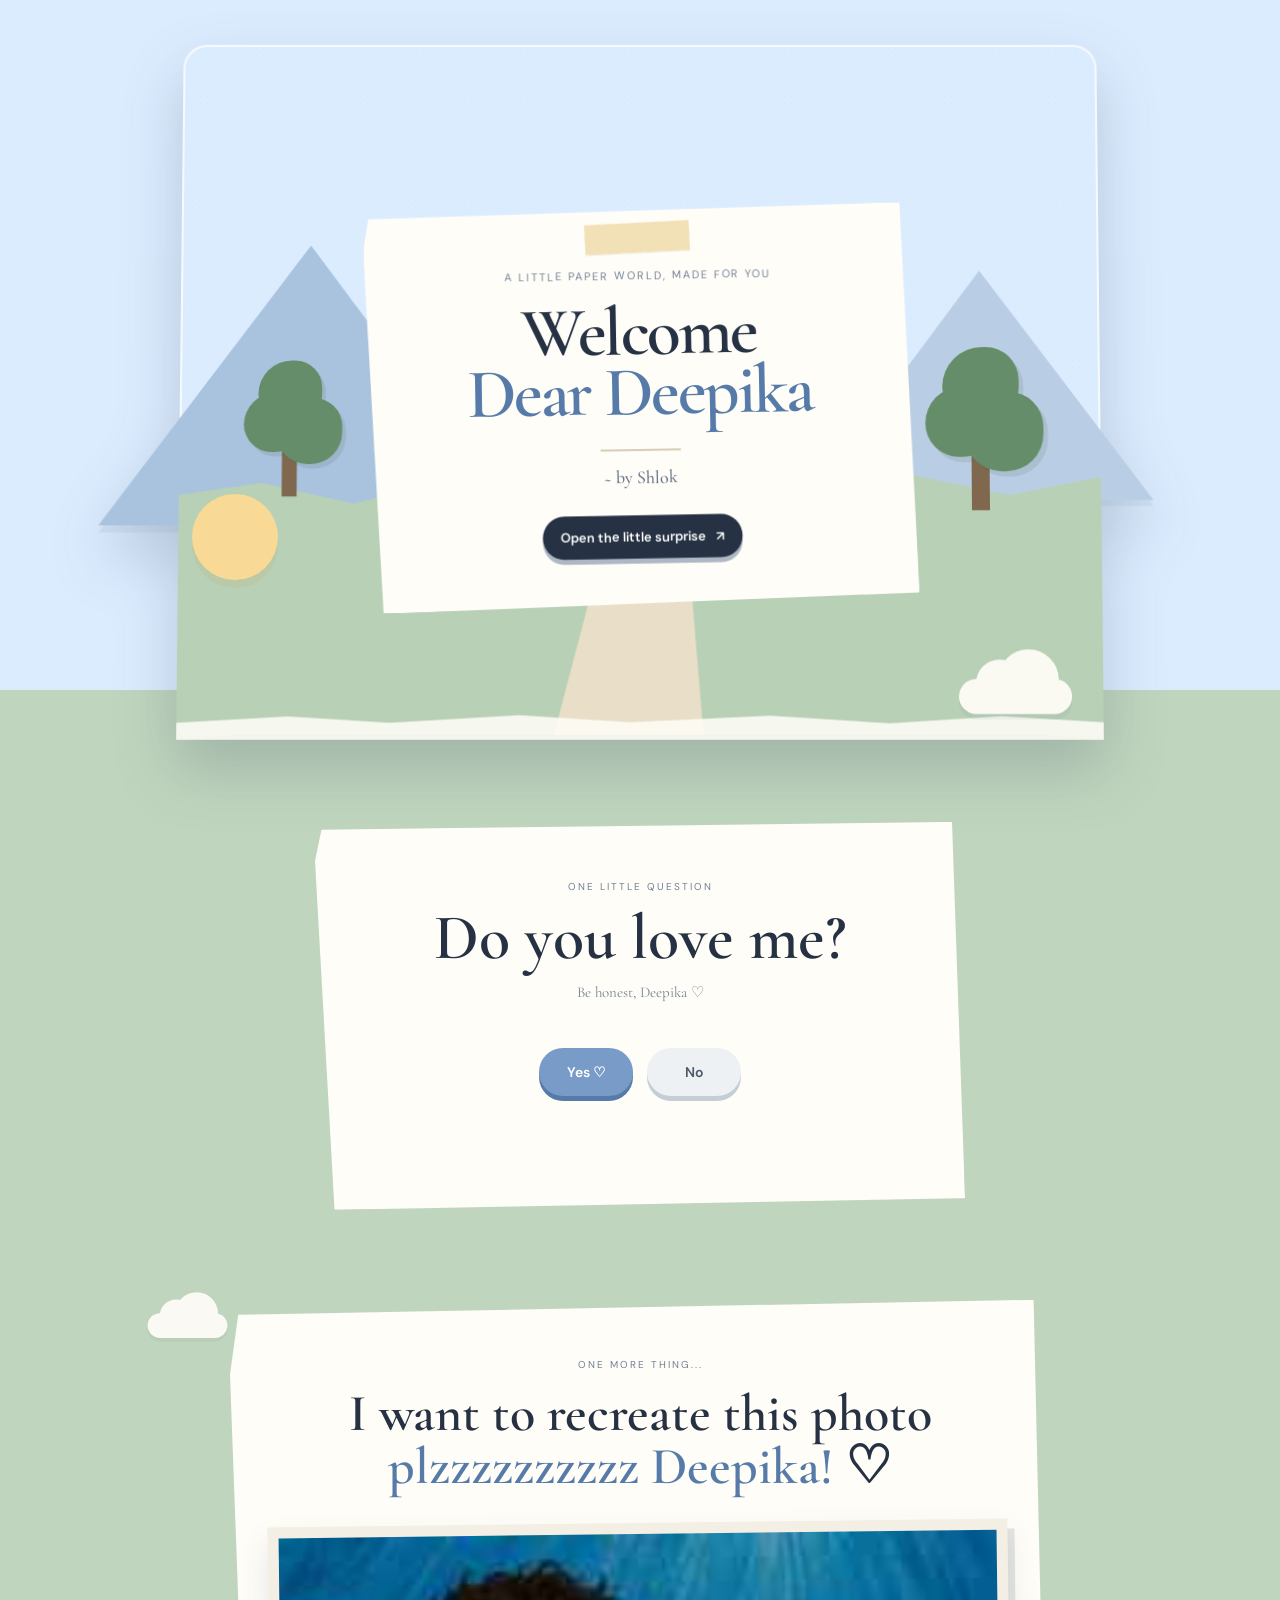
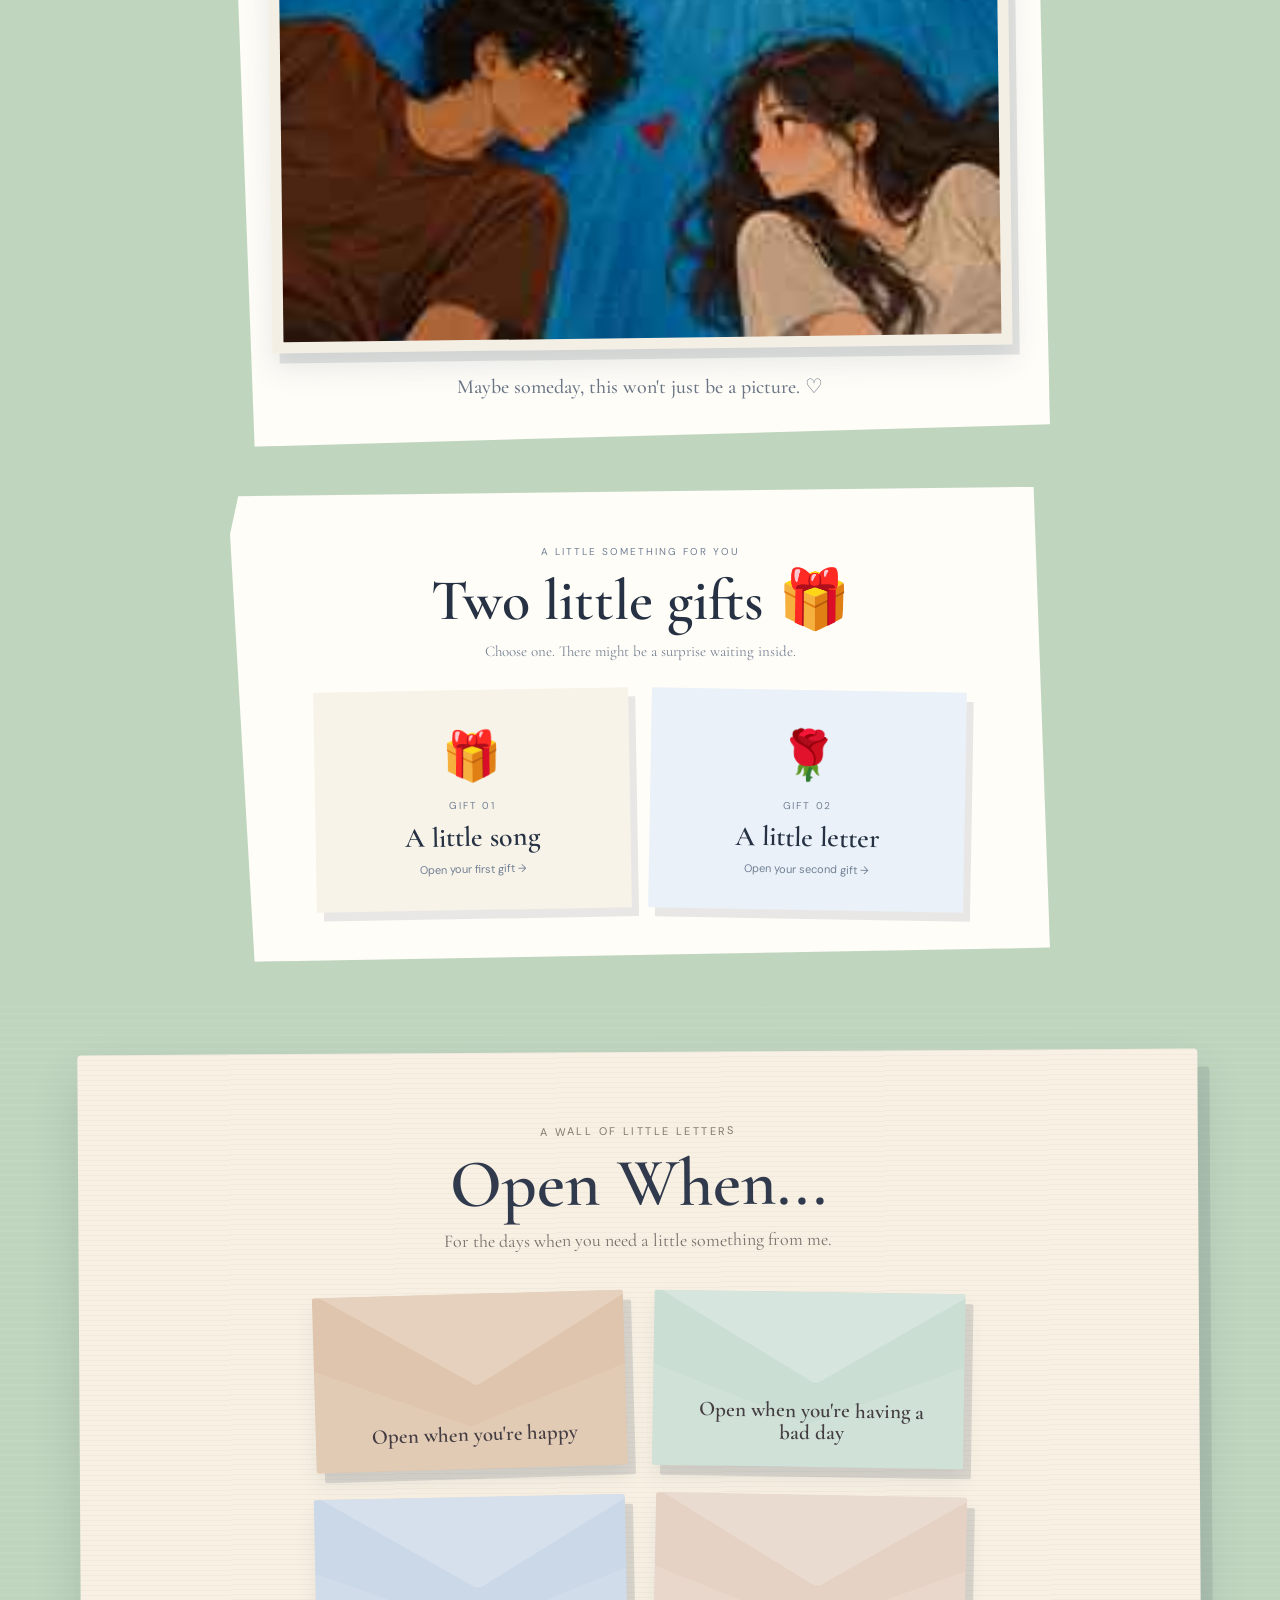
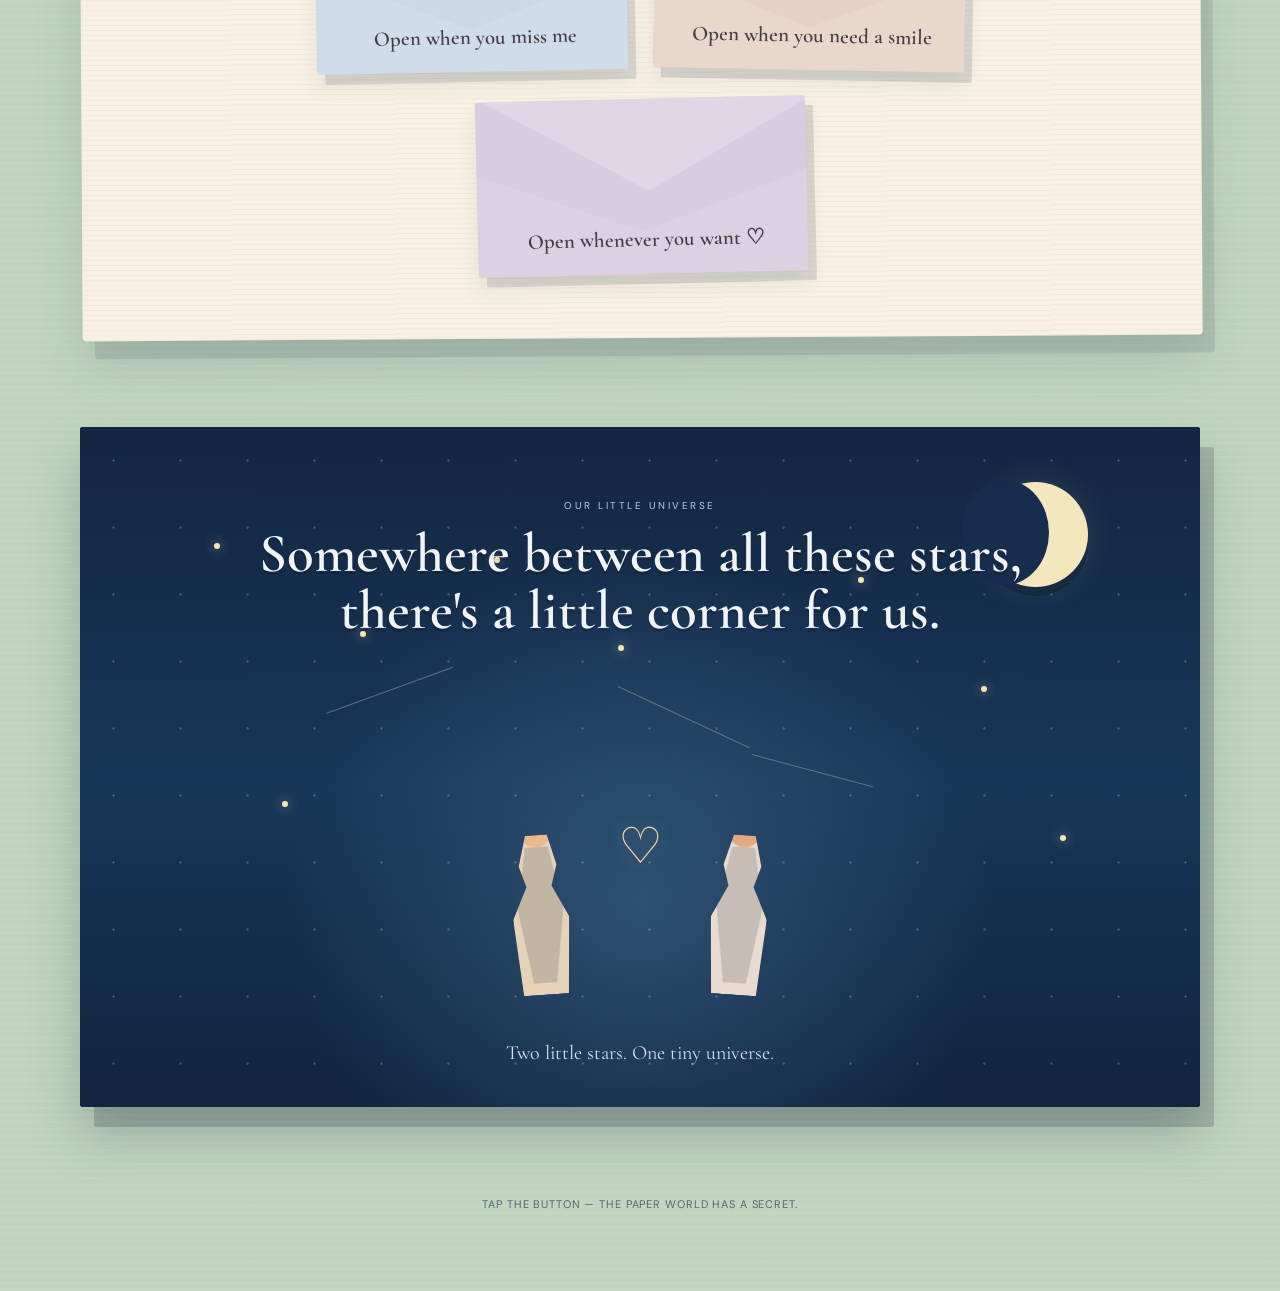
<file: index.html>
<!DOCTYPE html>
<html lang="en">
<head>
  <meta charset="UTF-8" />
  <meta name="viewport" content="width=device-width, initial-scale=1.0" />
  <meta name="theme-color" content="#dbe9ff" />
  <title>Welcome Dear Deepika</title>
  <link rel="preconnect" href="https://fonts.googleapis.com">
  <link rel="preconnect" href="https://fonts.gstatic.com" crossorigin>
  <link href="https://fonts.googleapis.com/css2?family=Cormorant+Garamond:wght@500;600;700&family=DM+Sans:wght@400;500;600&display=swap" rel="stylesheet">
  <link rel="stylesheet" href="style.css?v=20260924-2" />
</head>
<body>
  <main class="scene" aria-label="A paper diorama welcome page">
    <div class="paper-cloud cloud-one"></div>
    <div class="paper-cloud cloud-two"></div>

    <div class="sun"></div>

    <section class="diorama">
      <div class="back-paper"></div>

      <div class="mountain mountain-left"></div>
      <div class="mountain mountain-right"></div>

      <div class="tree tree-one"><i></i><i></i><i></i></div>
      <div class="tree tree-two"><i></i><i></i><i></i></div>
      <div class="tree tree-three"><i></i><i></i><i></i></div>

      <div class="ground">
        <div class="paper-path"></div>
        <div class="flower flower-a"></div>
        <div class="flower flower-b"></div>
        <div class="flower flower-c"></div>
      </div>

      <div class="letter-card">
        <div class="tape"></div>
        <p class="eyebrow">A little paper world, made for you</p>
        <h1>Welcome<br><span>Dear Deepika</span></h1>
        <div class="line"></div>
        <p class="from">~ by Shlok</p>
        <button id="openBtn" type="button">Open the little surprise <span>↗</span></button>
      </div>

      <div class="foreground-paper"></div>
    </section>

    <section class="question-section" aria-label="A question for Deepika">
      <div class="question-paper">
        <p class="question-eyebrow">One little question</p>
        <h2>Do you love me?</h2>
        <p class="question-note">Be honest, Deepika ♡</p>
        <div class="answer-area" id="answerArea">
          <button class="answer yes" id="yesBtn" type="button">Yes ♡</button>
          <button class="answer no" id="noBtn" type="button">No</button>
        </div>
        <p class="answer-message" id="answerMessage" aria-live="polite"></p>
      </div>
    </section>

    <section class="recreate-section" aria-label="A photo request for Deepika">
      <div class="recreate-paper">
        <p class="recreate-eyebrow">One more thing...</p>
        <h2>I want to recreate this photo<br><span>plzzzzzzzzzz Deepika!</span> ♡</h2>
        <div class="photo-frame">
          <img src="assets/deepika-scene.jpg" alt="Illustrated boy and girl looking at each other under a blue sky" />
        </div>
        <p class="recreate-caption">Maybe someday, this won't just be a picture. ♡</p>
      </div>
    </section>

    <section class="gifts-section" aria-label="Gifts for Deepika">
      <div class="gifts-paper">
        <p class="gifts-eyebrow">A little something for you</p>
        <h2>Two little gifts 🎁</h2>
        <p class="gifts-subtitle">Choose one. There might be a surprise waiting inside.</p>
        <div class="gift-grid">
          <a class="gift-card" href="1.gift.html">
            <div class="gift-icon">🎁</div>
            <span class="gift-number">GIFT 01</span>
            <strong>A little song</strong>
            <small>Open your first gift →</small>
          </a>
          <a class="gift-card gift-two" href="2.gift.html">
            <div class="gift-icon">🌹</div>
            <span class="gift-number">GIFT 02</span>
            <strong>A little letter</strong>
            <small>Open your second gift →</small>
          </a>
        </div>
      </div>
    </section>


    <section class="open-when-section" aria-label="Open When letters">
      <div class="open-when-paper">
        <p class="open-when-eyebrow">A wall of little letters</p>
        <h2>Open When...</h2>
        <p class="open-when-subtitle">For the days when you need a little something from me.</p>
        <div class="envelope-wall">
          <button class="envelope" data-title="Open when you're happy" data-message="Then I hope this little letter makes you even happier. Keep smiling, keep being yourself, and remember that there is someone who is genuinely grateful to have you in his life. ♡"><span class="envelope-flap"></span><span class="envelope-label">Open when you're happy</span></button>
          <button class="envelope" data-title="Open when you're having a bad day" data-message="Bad days happen. You don't have to be okay every second. Take a breath, give yourself some time, and remember that tomorrow can be different. I'm always wishing the best for you. ♡"><span class="envelope-flap"></span><span class="envelope-label">Open when you're having a bad day</span></button>
          <button class="envelope" data-title="Open when you miss me" data-message="If you opened this because you miss me, then just know that somewhere, Shlok is probably thinking about you too. Until we meet again, keep this little letter close. ♡"><span class="envelope-flap"></span><span class="envelope-label">Open when you miss me</span></button>
          <button class="envelope" data-title="Open when you need a smile" data-message="Okay, stop scrolling for a second. Smile. You deserve little happy moments, even on ordinary days. ♡"><span class="envelope-flap"></span><span class="envelope-label">Open when you need a smile</span></button>
          <button class="envelope envelope-center" data-title="Open whenever you want" data-message="No special reason needed. Come back here whenever you want a small reminder that you are appreciated, respected and cared about. ♡"><span class="envelope-flap"></span><span class="envelope-label">Open whenever you want ♡</span></button>
        </div>
      </div>
    </section>

    <section class="universe-section" aria-label="Our Little Universe">
      <div class="universe-sky">
        <div class="moon-paper"></div>
        <span class="star s1"></span><span class="star s2"></span><span class="star s3"></span><span class="star s4"></span><span class="star s5"></span><span class="star s6"></span><span class="star s7"></span><span class="star s8"></span>
        <div class="constellation-line line-a"></div><div class="constellation-line line-b"></div><div class="constellation-line line-c"></div>
        <div class="universe-title"><p>Our Little Universe</p><h2>Somewhere between all these stars,<br>there's a little corner for us.</h2></div>
        <div class="paper-person boy"><span></span></div><div class="paper-person girl"><span></span></div>
        <div class="heart-constellation">♡</div>
        <p class="universe-note">Two little stars. One tiny universe.</p>
      </div>
    </section>

    <p class="hint">Tap the button — the paper world has a secret.</p>
  </main>

  <div class="modal" id="modal" aria-hidden="true">
    <div class="modal-paper">
      <button class="close" id="closeBtn" aria-label="Close">×</button>
      <span class="stamp">FOR DEEPIKA</span>
      <h2>A small corner of the internet,<br>just for you.</h2>
      <p>This is only the beginning. More little memories, notes and surprises can be placed here later.</p>
      <p class="signature">— Shlok</p>
    </div>
  </div>

  <div class="letter-pop" id="letterPop" aria-hidden="true"><div class="letter-pop-card"><button class="letter-pop-close" id="letterPopClose" aria-label="Close">×</button><p class="stamp">A LITTLE LETTER</p><h3 id="letterPopTitle"></h3><p id="letterPopMessage"></p></div></div>
  <script src="script.js?v=20260924-2"></script>
</body>
</html>
</file>
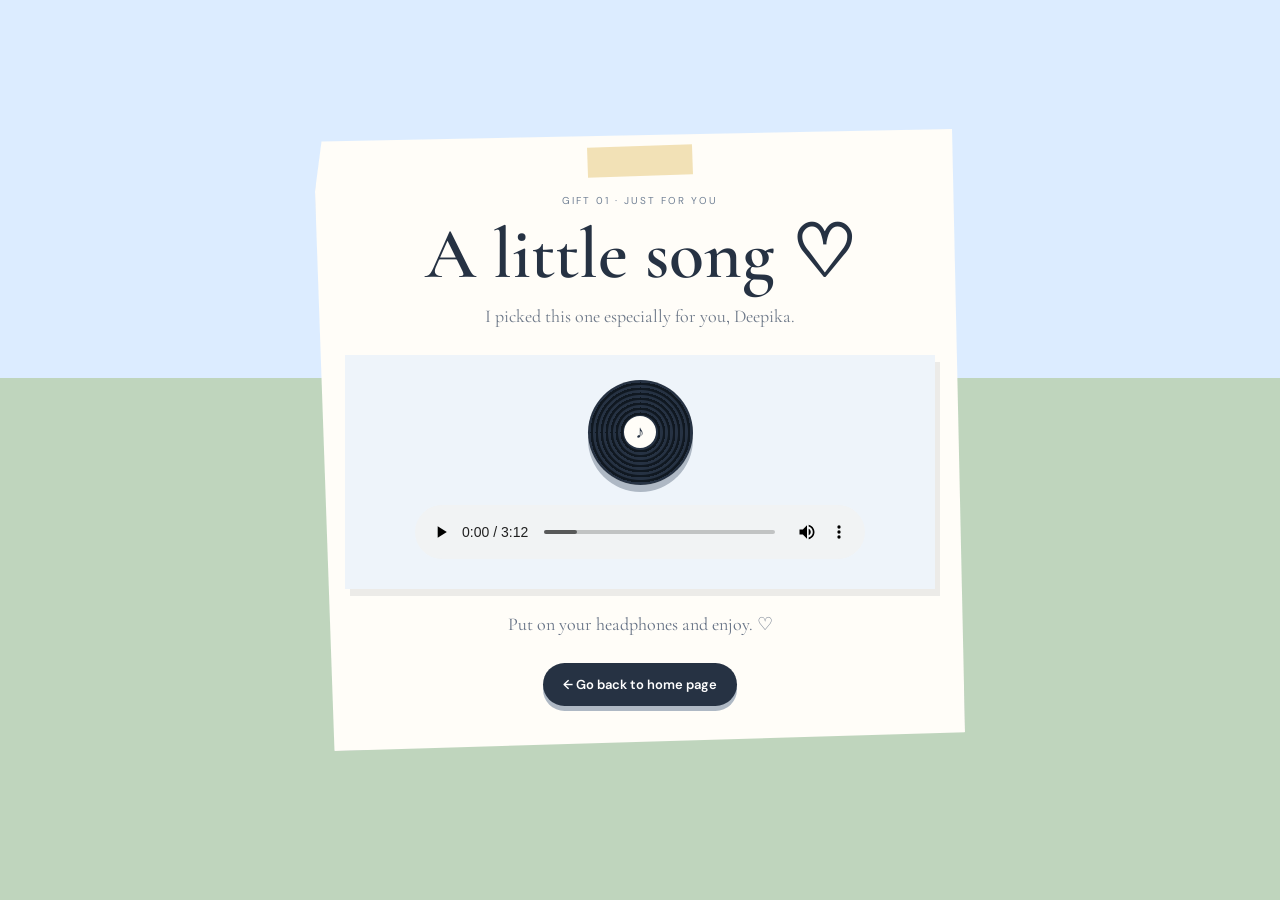
<file: 1.gift.html>
<!DOCTYPE html>
<html lang="en">
<head>
  <meta charset="UTF-8">
  <meta name="viewport" content="width=device-width, initial-scale=1.0">
  <meta name="theme-color" content="#dcecff">
  <title>Gift 01 — A Little Song</title>
  <link rel="preconnect" href="https://fonts.googleapis.com">
  <link rel="preconnect" href="https://fonts.gstatic.com" crossorigin>
  <link href="https://fonts.googleapis.com/css2?family=Cormorant+Garamond:wght@500;600;700&family=DM+Sans:wght@400;500;600&display=swap" rel="stylesheet">
  <style>
    *{box-sizing:border-box}
    html,body{margin:0;min-height:100%;font-family:"DM Sans",sans-serif;color:#263243}
    body{background:linear-gradient(#dcecff 0 42%,#bfd5bd 42% 100%);padding:30px 18px 50px}
    .page{min-height:calc(100vh - 80px);display:grid;place-items:center}
    .paper{width:min(650px,94vw);padding:65px 30px 45px;text-align:center;background:#fffdf8;position:relative;box-shadow:12px 18px 0 rgba(67,79,92,.12),0 20px 42px rgba(52,70,92,.13);clip-path:polygon(1% 2%,98% 0,100% 97%,3% 100%,0 10%)}
    .tape{position:absolute;width:105px;height:30px;background:rgba(239,218,164,.78);top:17px;left:50%;transform:translateX(-50%) rotate(-2deg)}
    .eyebrow{font-size:10px;letter-spacing:.2em;text-transform:uppercase;color:#718095;margin:0 0 15px}
    h1{font:600 clamp(48px,8vw,72px)/.9 "Cormorant Garamond",serif;margin:0}
    .subtitle{font:18px "Cormorant Garamond",serif;color:#6d7888;margin:18px 0 28px}
    .player{background:#eef4fa;padding:25px 20px;box-shadow:5px 7px 0 rgba(67,79,92,.1)}
    .disc{width:105px;height:105px;border-radius:50%;margin:0 auto 20px;background:repeating-radial-gradient(circle,#263243 0 2px,#101821 3px 5px);box-shadow:0 7px 0 #aeb8c4;display:grid;place-items:center}
    .disc:after{content:"♪";width:32px;height:32px;border-radius:50%;display:grid;place-items:center;background:#fffdf8;color:#263243;font-size:18px}
    audio{width:100%;max-width:450px}
    .note{font:18px "Cormorant Garamond",serif;color:#657184;margin:24px 0 28px}
    .back{display:inline-block;color:#fff;text-decoration:none;background:#263243;padding:13px 20px;border-radius:999px;box-shadow:0 5px 0 #aeb8c4;font-size:13px;font-weight:600}
    .back:active{transform:translateY(2px);box-shadow:0 3px 0 #aeb8c4}
    @media(max-width:500px){body{padding:18px 12px 35px}.paper{padding:58px 18px 38px}.player{padding:22px 12px}.subtitle{font-size:17px}}
  </style>
</head>
<body>
  <main class="page">
    <section class="paper">
      <div class="tape"></div>
      <p class="eyebrow">Gift 01 · Just for you</p>
    
      <h1>A little song ♡</h1>
      <p class="subtitle">I picked this one especially for you, Deepika.</p>

      <div class="player">
        <div class="disc" aria-hidden="true"></div>
        <audio controls preload="metadata">
          <source src= "Aarzu_320(KoshalWorld.Com).mp3" type="audio/mpeg">
          Your browser does not support audio playback.
        </audio>
      </div>

      <p class="note">Put on your headphones and enjoy. ♡</p>
      <a class="back" href="index.html">← Go back to home page</a>
    </section>
  </main>
</body>
</html>
</file>
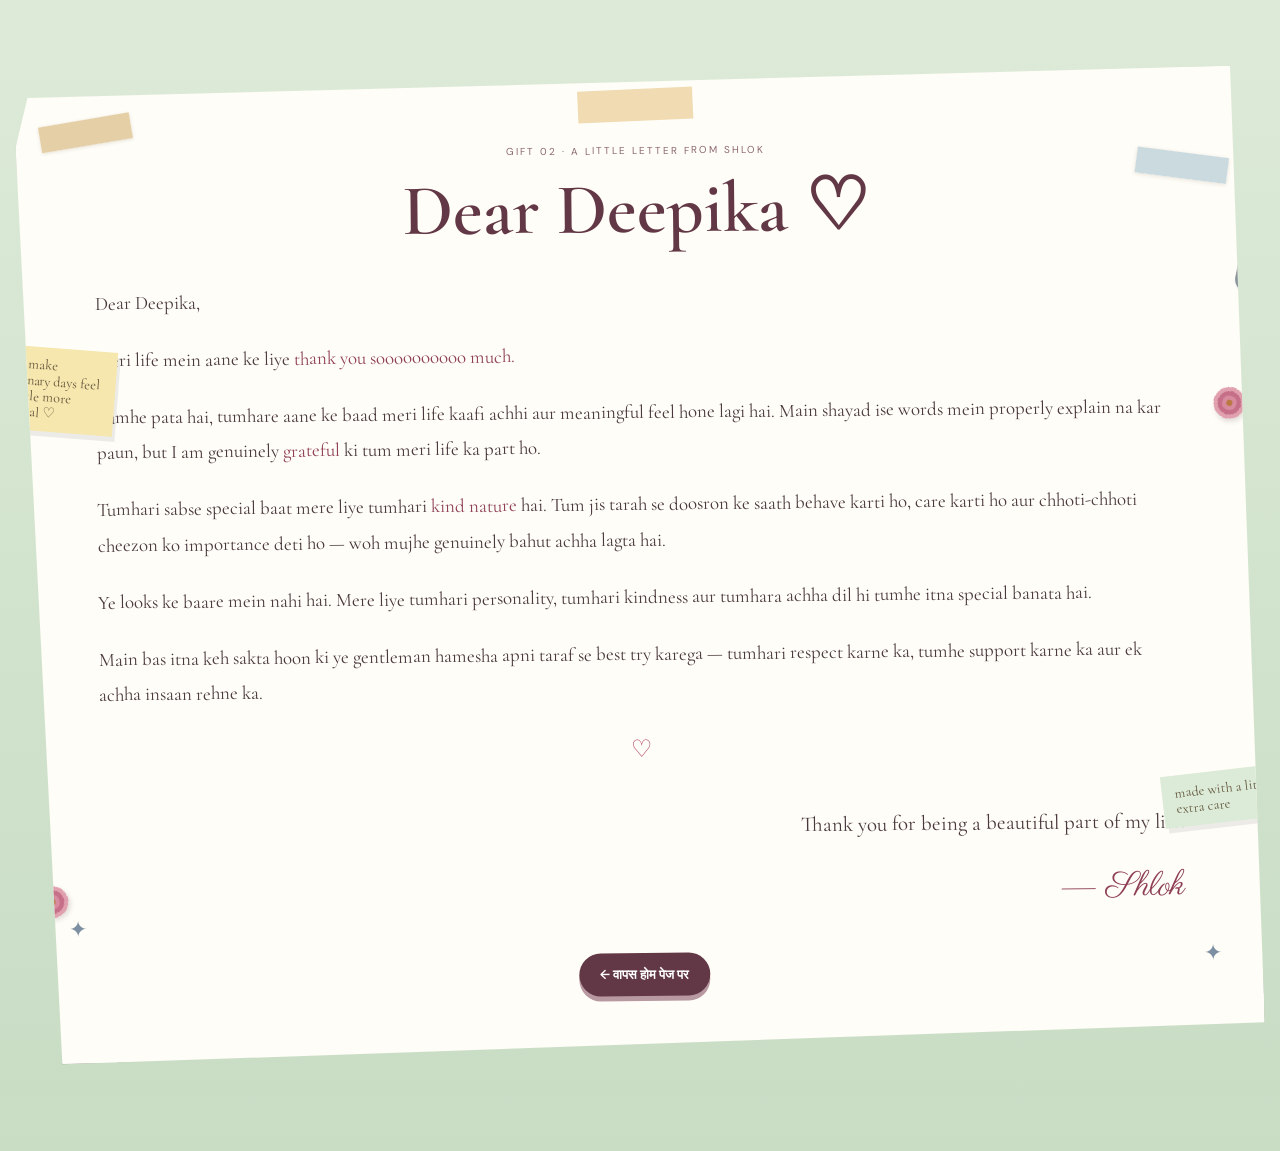
<file: 2.gift.html>
<!DOCTYPE html>
<html lang="en">
<head>
  <meta charset="UTF-8">
  <meta name="viewport" content="width=device-width, initial-scale=1.0">
  <meta name="theme-color" content="#d9ead7">
  <title>Gift 02 — A Little Letter</title>
  <link rel="preconnect" href="https://fonts.googleapis.com">
  <link rel="preconnect" href="https://fonts.gstatic.com" crossorigin>
  <link href="https://fonts.googleapis.com/css2?family=Cormorant+Garamond:wght@500;600;700&family=DM+Sans:wght@400;500;600&family=Parisienne&family=Playfair+Display:wght@500;600&family=Tiro+Devanagari+Hindi:ital@0;1&display=swap" rel="stylesheet">
  <style>
*{box-sizing:border-box}
html,body{margin:0;min-height:100%;color:#3d3035}
body{
  font-family:"DM Sans",sans-serif;
  min-height:100vh;padding:34px 0 55px;overflow-x:hidden;
  background:linear-gradient(180deg,#dcead7 0%,#c9ddc5 100%);
}
.garden{
  min-height:calc(100vh - 89px);position:relative;display:flex;justify-content:center;
  align-items:flex-start;padding:38px 20px;overflow:hidden;
  background:linear-gradient(180deg,#dcead7 0%,#c9ddc5 100%);
}
.rose:after{content:"";position:absolute;width:24px;height:92px;background:#55764d;left:42px;top:65px;transform:rotate(16deg);z-index:-1;border-radius:100%}

.page{width:min(720px,100%);position:relative;z-index:5}
.letter{
  width:100%;position:relative;padding:72px clamp(28px,7vw,78px) 62px;
  background:#fffdf7;box-shadow:14px 20px 0 rgba(73,54,62,.16),0 24px 50px rgba(58,40,48,.25);
  clip-path:polygon(1% 2%,98% 0,100% 97%,3% 100%,0 7%);transform:rotate(-.6deg)
}
.letter:before{content:"";position:absolute;inset:0;pointer-events:none;opacity:.3;background-image:radial-gradient(rgba(65,58,45,.08) .6px,transparent .6px);background-size:8px 8px}
.tape{position:absolute;width:115px;height:32px;top:17px;left:50%;transform:translateX(-50%) rotate(-2deg);background:rgba(235,210,158,.76)}
.eyebrow{text-align:center;font-size:10px;letter-spacing:.2em;text-transform:uppercase;color:#8c6872;margin:0 0 20px}
h1{text-align:center;font:600 clamp(46px,8vw,72px)/.9 "Cormorant Garamond",serif;margin:0 0 38px;color:#633846}
.letter-body{font:19px/1.85 "Cormorant Garamond",serif;color:#49383d}.letter-body p{margin:0 0 22px}
.highlight{color:#8e3f56}.closing{text-align:right;margin-top:36px!important;font-size:21px}.signature{text-align:right;font:34px "Parisienne",cursive!important;color:#8e3f56;margin-top:0!important}
.heart{text-align:center;font-size:24px;margin:25px 0;color:#b34d68}
.back{display:block;width:max-content;margin:38px auto 0;text-decoration:none;color:#fff;background:#633846;padding:13px 21px;border-radius:999px;font:600 13px "DM Sans",sans-serif;box-shadow:0 5px 0 #b899a2}
.back:active{transform:translateY(2px);box-shadow:0 3px 0 #b899a2}
@media(max-width:700px){
  body{padding:15px 0 35px}
  .garden{padding:25px 62px;min-height:calc(100vh - 50px)}
  .rose-wall{width:88px}  .letter{padding:60px 20px 42px}
  .letter-body{font-size:18px;line-height:1.8}
  .closing{font-size:19px!important}.signature{font-size:28px!important}
}

/* scrapbook details */
.scrap{position:absolute;z-index:4;pointer-events:none}
.washi{width:92px;height:26px;background:rgba(224,198,150,.82);box-shadow:0 1px 4px rgba(60,45,35,.12)}
.washi.a{top:42px;left:24px;transform:rotate(-9deg)}
.washi.b{top:86px;right:28px;background:rgba(190,211,218,.8);transform:rotate(8deg)}
.clip{width:25px;height:82px;border:3px solid #89939b;border-radius:14px;right:-9px;top:145px;transform:rotate(12deg);box-shadow:1px 2px 2px rgba(40,40,40,.15)}
.note{background:#f5e7ad;padding:10px 13px;width:125px;font:14px/1.15 "Cormorant Garamond",serif;color:#62533b;box-shadow:3px 5px 0 rgba(67,79,92,.1);transform:rotate(5deg)}
.note.a{left:-28px;top:270px}.note.b{right:-25px;bottom:230px;background:#dcebd7;transform:rotate(-6deg)}
.flower{width:34px;height:34px;border-radius:50%;background:radial-gradient(circle,#b97943 0 12%,#d88a9e 13% 30%,#c66f88 31% 48%,#e0a0ad 49% 65%,transparent 66%);filter:drop-shadow(2px 3px 2px rgba(40,30,30,.12))}
.flower.a{left:12px;bottom:145px;transform:rotate(-12deg)}.flower.b{right:12px;top:320px;transform:rotate(18deg)}
.paper-star{font-size:22px;color:#7d8fa2}.paper-star.a{left:45px;bottom:120px}.paper-star.b{right:42px;bottom:85px}
@media(max-width:700px){
  .washi.a{left:8px}.washi.b{right:8px}.note.a{left:-12px}.note.b{right:-12px}.clip{right:-5px}.flower.a{left:2px}.flower.b{right:2px}
}

/* MOBILE GIFT 02 — scrapbook letter layout */
@media(max-width:700px){
  html,body{
    width:100%;
    overflow-x:hidden !important;
  }
  body{
    padding:0 0 28px !important;
    background:#d4e6d0 !important;
  }
  .garden{
    width:100%;
    min-height:100vh !important;
    padding:18px 12px 34px !important;
    display:block !important;
    overflow:visible !important;
    background:#d4e6d0 !important;
  }
  .page{width:100% !important}
  .letter{
    width:100% !important;
    padding:72px 24px 34px !important;
    transform:rotate(-.25deg) !important;
    clip-path:polygon(1% 1%,98% 0,100% 98%,2% 100%,0 5%) !important;
    box-shadow:8px 12px 0 rgba(73,54,62,.13),0 18px 35px rgba(58,40,48,.17) !important;
  }
  .letter:before{opacity:.22 !important}
  .tape{
    width:92px !important;
    height:27px !important;
    top:14px !important;
  }
  .eyebrow{
    font-size:8px !important;
    line-height:1.4 !important;
    letter-spacing:.16em !important;
    margin:0 auto 18px !important;
    max-width:230px !important;
  }
  h1{
    font-size:50px !important;
    line-height:.92 !important;
    margin:0 0 34px !important;
  }
  .letter-body{
    font-size:19px !important;
    line-height:1.65 !important;
    color:#49383d !important;
  }
  .letter-body p{margin:0 0 24px !important}
  .heart{margin:30px 0 !important;font-size:25px !important}
  .closing{
    font-size:20px !important;
    line-height:1.35 !important;
    text-align:center !important;
    margin-top:28px !important;
  }
  .signature{
    font-size:34px !important;
    text-align:right !important;
    margin-top:8px !important;
    padding-right:4px !important;
  }
  .back{
    width:fit-content !important;
    max-width:100% !important;
    margin:28px auto 0 !important;
    padding:12px 17px !important;
    font-size:11px !important;
    white-space:nowrap !important;
  }

  /* Keep scrapbook decoration decorative, never over the letter text. */
  .note.a,.note.b{
    z-index:1 !important;
    width:105px !important;
    padding:8px 10px !important;
    font-size:12px !important;
    line-height:1.1 !important;
  }
  .note.a{
    top:154px !important;
    left:auto !important;
    right:8px !important;
    transform:rotate(3deg) !important;
  }
  .note.b{
    top:215px !important;
    right:auto !important;
    left:8px !important;
    bottom:auto !important;
    transform:rotate(-3deg) !important;
  }
  .letter-body{
    position:relative !important;
    z-index:3 !important;
  }
  .note.a,.note.b{opacity:.88 !important}
  .clip{
    right:2px !important;
    top:108px !important;
    transform:rotate(10deg) scale(.82) !important;
  }
  .washi.a{left:8px !important;top:34px !important}
  .washi.b{right:8px !important;top:78px !important}
  .flower.a{
    left:5px !important;
    bottom:105px !important;
    transform:scale(.85) rotate(-12deg) !important;
  }
  .flower.b{
    right:5px !important;
    top:330px !important;
    transform:scale(.8) rotate(18deg) !important;
  }
  .paper-star.a{left:30px !important;bottom:82px !important}
  .paper-star.b{right:30px !important;bottom:58px !important}
}
</style>
</head>
<body>
  <main class="garden">
    <article class="letter">
      <div class="scrap washi a"></div><div class="scrap washi b"></div>
      <div class="scrap clip"></div>
      <div class="scrap note a">you make ordinary days feel a little more special ♡</div>
      <div class="scrap note b">made with a little extra care</div>
      <div class="scrap flower a"></div><div class="scrap flower b"></div>
      <div class="scrap paper-star a">✦</div><div class="scrap paper-star b">✦</div>
      <div class="tape"></div>
      <p class="eyebrow">Gift 02 · A little letter from Shlok</p>
      <h1>Dear Deepika ♡</h1>

      <div class="letter-body">
        <p>Dear Deepika,</p>

        <p>meri life mein aane ke liye <span class="highlight">thank you soooooooooo much.</span></p>

        <p>Tumhe pata hai, tumhare aane ke baad meri life kaafi achhi aur meaningful feel hone lagi hai. Main shayad ise words mein properly explain na kar paun, but I am genuinely <span class="highlight">grateful</span> ki tum meri life ka part ho.</p>

        <p>Tumhari sabse special baat mere liye tumhari <span class="highlight">kind nature</span> hai. Tum jis tarah se doosron ke saath behave karti ho, care karti ho aur chhoti-chhoti cheezon ko importance deti ho — woh mujhe genuinely bahut achha lagta hai.</p>

        <p>Ye looks ke baare mein nahi hai. Mere liye tumhari personality, tumhari kindness aur tumhara achha dil hi tumhe itna special banata hai.</p>

        <p>Main bas itna keh sakta hoon ki ye gentleman hamesha apni taraf se best try karega — tumhari respect karne ka, tumhe support karne ka aur ek achha insaan rehne ka.</p>

        <p class="heart">♡</p>

        <p class="closing">Thank you for being a beautiful part of my life.</p>
        <p class="signature">— Shlok</p>
      </div>

      <a class="back" href="index.html">← वापस होम पेज पर</a>
    </article>
  </main>
</body>
</html>
</file>
<file: style.css>
:root{
  --sky:#dcecff;
  --paper:#fffdf8;
  --ink:#263243;
  --blue:#789bc8;
  --blue-dark:#567ba9;
  --shadow:rgba(52,70,92,.18);
}
*{box-sizing:border-box}
html,body{margin:0;min-height:100%;font-family:"DM Sans",sans-serif;color:var(--ink)}
body{background:#c9ddf5;overflow-x:hidden}
.scene{
  min-height:100vh;display:block;position:relative;padding:42px 18px 80px;
  background:linear-gradient(#dcecff 0 0, #dcecff 0 690px, #bfd5bd 690px 100%);
  overflow:hidden;
}
.scene:after{
  content:"";position:absolute;inset:auto 0 0;height:42%;pointer-events:none;
  background:repeating-linear-gradient(0deg,rgba(255,255,255,.16) 0 2px,transparent 2px 7px);
  opacity:.35;
}
.diorama{
  width:min(920px,94vw);height:690px;min-height:560px;position:relative;margin:0 auto 90px;
  transform:perspective(1100px) rotateX(1.5deg);
  filter:drop-shadow(0 28px 30px rgba(46,66,88,.22));
}
.back-paper{
  position:absolute;inset:0;border-radius:24px 24px 12px 12px;
  background:var(--sky);
  box-shadow:inset 0 0 0 2px rgba(255,255,255,.75),inset 0 -16px 0 rgba(92,121,153,.08);
}
.back-paper:after{
  content:"";position:absolute;inset:0;border-radius:inherit;
  background-image:radial-gradient(rgba(35,55,76,.055) .7px,transparent .7px);
  background-size:7px 7px;opacity:.45;
}
.sun{position:absolute;width:86px;height:86px;border-radius:50%;background:#f8d995;top:11%;left:15%;box-shadow:0 8px 0 rgba(202,166,101,.15);z-index:1}
.paper-cloud{position:absolute;background:#fffdf8;width:145px;height:45px;border-radius:30px;z-index:2;opacity:.92;box-shadow:0 7px 0 rgba(86,112,143,.08)}
.paper-cloud:before,.paper-cloud:after{content:"";position:absolute;background:inherit;border-radius:50%}
.paper-cloud:before{width:60px;height:60px;left:22px;top:-25px}.paper-cloud:after{width:78px;height:78px;right:17px;top:-38px}
.cloud-one{top:15%;right:15%;transform:scale(.78)}.cloud-two{top:29%;left:9%;transform:scale(.55)}

.mountain{position:absolute;bottom:30%;width:0;height:0;border-left:210px solid transparent;border-right:210px solid transparent;border-bottom:280px solid #a9c3df;z-index:2;filter:drop-shadow(0 7px 0 rgba(77,103,133,.08))}
.mountain-left{left:-80px}.mountain-right{right:-90px;transform:scale(.82);border-bottom-color:#b9cee4}
.ground{
  position:absolute;left:0;right:0;bottom:0;height:43%;background:#b8d0b5;z-index:4;
  border-radius:0 0 12px 12px;clip-path:polygon(0 20%,9% 16%,19% 23%,30% 14%,42% 20%,55% 12%,67% 19%,79% 13%,90% 20%,100% 14%,100% 100%,0 100%);
  box-shadow:inset 0 9px 0 rgba(81,111,80,.12);
}
.ground:after{content:"";position:absolute;inset:0;background-image:radial-gradient(rgba(52,79,54,.1) .8px,transparent .8px);background-size:9px 9px;opacity:.45}
.paper-path{
  position:absolute;bottom:-35px;left:50%;width:190px;height:300px;background:#e9dfc9;
  transform:translateX(-50%) rotate(5deg);clip-path:polygon(35% 0,65% 0,92% 100%,8% 100%);
  box-shadow:0 0 0 2px rgba(115,96,65,.08);
}
.tree{position:absolute;z-index:5;bottom:31%;width:92px;height:180px}
.tree i{position:absolute;display:block;background:#668d69;border-radius:55% 45% 50% 50%;box-shadow:5px 6px 0 rgba(57,84,61,.12)}
.tree i:nth-child(1){width:85px;height:85px;top:0;left:4px}.tree i:nth-child(2){width:78px;height:78px;top:44px;left:-15px}.tree i:nth-child(3){width:88px;height:88px;top:50px;left:28px}
.tree:after{content:"";position:absolute;width:20px;height:88px;background:#7f684e;left:36px;top:93px;z-index:-1}
.tree-one{left:7%;transform:scale(.75)}.tree-two{right:8%;transform:scale(.9)}.tree-three{right:24%;bottom:27%;transform:scale(.52)}

.letter-card{
  position:absolute;z-index:10;width:min(550px,70%);min-height:385px;left:50%;top:50%;transform:translate(-50%,-45%) rotate(-1deg);
  padding:62px 58px 50px;background:var(--paper);
  box-shadow:12px 18px 0 rgba(67,79,92,.13),0 20px 42px var(--shadow);
  clip-path:polygon(1% 2%,98% 0,100% 97%,3% 100%,0 10%);
  text-align:center;
}
.letter-card:after{content:"";position:absolute;inset:0;background-image:radial-gradient(rgba(40,50,60,.06) .6px,transparent .6px);background-size:8px 8px;opacity:.35;pointer-events:none}
.tape{position:absolute;width:105px;height:30px;background:rgba(239,218,164,.78);top:16px;left:50%;transform:translateX(-50%) rotate(-2deg);box-shadow:0 1px 0 rgba(100,90,60,.1)}
.eyebrow{font-size:11px;letter-spacing:.18em;text-transform:uppercase;color:#718095;margin:0 0 20px}
h1{font:600 clamp(43px,6vw,70px)/.86 "Cormorant Garamond",serif;margin:0;letter-spacing:-.035em}
h1 span{color:var(--blue-dark)}
.line{width:80px;height:2px;background:#d7cbb7;margin:27px auto 15px}
.from{font:500 18px "Cormorant Garamond",serif;margin:0 0 27px;color:#647084}
button{font:600 13px "DM Sans",sans-serif;border:0;background:var(--ink);color:white;padding:13px 18px;border-radius:999px;cursor:pointer;box-shadow:0 5px 0 #aeb8c4;transition:.2s transform,.2s box-shadow}
button:hover{transform:translateY(-2px);box-shadow:0 7px 0 #aeb8c4}button:active{transform:translateY(2px);box-shadow:0 3px 0 #aeb8c4}
button span{margin-left:7px}.foreground-paper{position:absolute;z-index:11;bottom:-5px;left:0;right:0;height:27px;background:#fffdf8;clip-path:polygon(0 38%,12% 15%,23% 38%,37% 10%,49% 36%,64% 12%,77% 40%,89% 14%,100% 36%,100% 100%,0 100%);opacity:.88}
.hint{position:static;margin:30px auto 0;text-align:center;font-size:11px;letter-spacing:.08em;color:#536273;z-index:20;text-transform:uppercase}
.modal{position:fixed;inset:0;z-index:50;background:rgba(34,48,64,.45);backdrop-filter:blur(8px);display:grid;place-items:center;padding:24px;opacity:0;pointer-events:none;transition:.25s}
.modal.open{opacity:1;pointer-events:auto}
.modal-paper{position:relative;max-width:520px;padding:54px 45px 48px;background:#fffdf8;box-shadow:14px 18px 0 rgba(35,47,61,.15);transform:rotate(-1deg) scale(.96);transition:.25s}
.modal.open .modal-paper{transform:rotate(-1deg) scale(1)}
.modal-paper h2{font:600 42px/.95 "Cormorant Garamond",serif;margin:18px 0}.modal-paper p{line-height:1.7;color:#596577}.stamp{font-size:10px;letter-spacing:.18em;color:#718095}.signature{font-family:"Cormorant Garamond",serif;font-size:24px!important;text-align:right}.close{position:absolute;right:14px;top:12px;background:transparent;color:#263243;box-shadow:none;font-size:25px;padding:3px 9px}.close:hover{box-shadow:none}
@media(max-width:650px){
  .scene{padding:20px 12px 60px;background:linear-gradient(#dcecff 0 650px,#bfd5bd 650px 100%)}.diorama{height:650px;min-height:650px;width:96vw;margin-bottom:60px}.letter-card{width:83%;min-height:365px;padding:58px 24px 40px}.mountain{transform:scale(.7);transform-origin:bottom}.mountain-left{left:-170px}.mountain-right{right:-170px}.tree-one{left:-2%}.tree-two{right:-2%}.tree-three{right:13%}.hint{bottom:8px;font-size:9px}
}
@media(prefers-reduced-motion:reduce){*{scroll-behavior:auto!important;transition:none!important}}


/* Love question */
.question-section{width:min(920px,94vw);position:relative;z-index:25;margin:0 auto 90px}
.question-paper{
  position:relative;width:min(650px,100%);margin:auto;padding:58px 28px 52px;text-align:center;
  background:#fffdf8;box-shadow:12px 18px 0 rgba(67,79,92,.12),0 20px 42px rgba(52,70,92,.13);
  clip-path:polygon(1% 2%,98% 0,100% 97%,3% 100%,0 10%);
}
.question-paper:after{content:"";position:absolute;inset:0;pointer-events:none;opacity:.28;background-image:radial-gradient(rgba(40,50,60,.07) .6px,transparent .6px);background-size:8px 8px}
.question-eyebrow{font-size:10px;letter-spacing:.2em;text-transform:uppercase;color:#718095;margin:0 0 15px}
.question-paper h2{font:600 clamp(42px,7vw,64px)/.95 "Cormorant Garamond",serif;margin:0;color:#263243}
.question-note{font:15px "Cormorant Garamond",serif;color:#788394;margin:14px 0 28px}
.answer-area{min-height:86px;display:flex;align-items:center;justify-content:center;gap:14px;position:relative;overflow:visible}
.answer{font:600 14px "DM Sans",sans-serif;border:0;border-radius:999px;padding:14px 25px;min-width:94px;min-height:48px;cursor:pointer;transition:transform .35s ease,font-size .35s ease,padding .35s ease,opacity .35s ease;position:relative;z-index:2}
.answer.yes{background:#789bc8;color:white;box-shadow:0 5px 0 #567ba9}
.answer.no{background:#eef1f4;color:#4c5969;box-shadow:0 5px 0 #c5cdd5;z-index:3}
.answer-message{min-height:25px;margin:18px 0 0;font:600 15px "Cormorant Garamond",serif;color:#567ba9}
.question-section.answered .no{display:none}
.question-section.answered .yes{transform:scale(1.08)}
@media(max-width:650px){
  .question-section{width:96vw;margin-bottom:50px}
  .question-paper{padding:48px 18px 42px}
  .question-paper h2{font-size:45px}
  .answer-area{gap:10px}
}


/* Photo recreation request */
.recreate-section{width:min(920px,94vw);position:relative;z-index:25;margin:0 auto 40px}
.recreate-paper{
  width:min(820px,100%);margin:auto;padding:58px 40px 48px;text-align:center;
  background:#fffdf8;box-shadow:12px 18px 0 rgba(67,79,92,.12),0 20px 42px rgba(52,70,92,.13);
  clip-path:polygon(1% 2%,98% 0,100% 97%,3% 100%,0 10%);position:relative
}
.recreate-paper:after{content:"";position:absolute;inset:0;pointer-events:none;opacity:.28;background-image:radial-gradient(rgba(40,50,60,.07) .6px,transparent .6px);background-size:8px 8px}
.recreate-eyebrow{font-size:10px;letter-spacing:.2em;text-transform:uppercase;color:#718095;margin:0 0 16px}
.recreate-paper h2{font:600 clamp(32px,5vw,52px)/1.02 "Cormorant Garamond",serif;margin:0 auto 30px;color:#263243}
.recreate-paper h2 span{color:#567ba9}
.photo-frame{
  width:min(760px,100%);margin:28px auto 0;padding:11px;background:#f4efe5;
  box-shadow:7px 10px 0 rgba(67,79,92,.14),0 15px 30px rgba(52,70,92,.12);
  transform:rotate(-.7deg);position:relative;z-index:1
}
.photo-frame img{display:block;width:100%;height:auto;aspect-ratio:16/9;object-fit:cover}
.recreate-caption{font:500 20px "Cormorant Garamond",serif;color:#6a7585;margin:25px 0 0}
@media(max-width:650px){
  .recreate-section{width:96vw;margin-bottom:60px}
  .recreate-paper{padding:46px 15px 38px}
  .recreate-paper h2{font-size:35px}
  .photo-frame{padding:7px}
  .recreate-caption{font-size:18px}
}


/* Gifts */
.gifts-section{width:min(920px,94vw);position:relative;z-index:25;margin:0 auto 90px}
.gifts-paper{width:min(820px,100%);margin:auto;padding:58px 40px 52px;text-align:center;background:#fffdf8;box-shadow:12px 18px 0 rgba(67,79,92,.12),0 20px 42px rgba(52,70,92,.13);clip-path:polygon(1% 2%,98% 0,100% 97%,3% 100%,0 10%);position:relative}
.gifts-paper:after{content:"";position:absolute;inset:0;pointer-events:none;opacity:.28;background-image:radial-gradient(rgba(40,50,60,.07) .6px,transparent .6px);background-size:8px 8px}
.gifts-eyebrow{font-size:10px;letter-spacing:.2em;text-transform:uppercase;color:#718095;margin:0 0 15px}
.gifts-paper h2{font:600 clamp(40px,6vw,58px)/.95 "Cormorant Garamond",serif;margin:0;color:#263243}
.gifts-subtitle{font:15px "Cormorant Garamond",serif;color:#788394;margin:14px auto 30px}
.gift-grid{display:grid;grid-template-columns:repeat(2,minmax(0,1fr));gap:20px;max-width:650px;margin:auto}
.gift-card{min-height:220px;text-decoration:none;display:flex;flex-direction:column;align-items:center;justify-content:center;padding:28px 20px;background:#f8f3e8;border:0;color:#263243;box-shadow:7px 9px 0 rgba(67,79,92,.12);transform:rotate(-1deg);cursor:pointer;transition:transform .2s,box-shadow .2s}
.gift-card:nth-child(2){transform:rotate(1deg);background:#eaf1f8}
.gift-card:not(:disabled):hover{transform:translateY(-5px) rotate(-1deg);box-shadow:7px 14px 0 rgba(67,79,92,.13)}
.gift-card:nth-child(2):disabled{cursor:default;opacity:.72}
.gift-icon{font-size:48px;margin-bottom:12px}
.gift-number{font-size:10px;letter-spacing:.18em;color:#718095;margin-bottom:8px}
.gift-card strong{font:600 28px "Cormorant Garamond",serif}
.gift-card small{font-size:11px;color:#718095;margin-top:8px}
@media(max-width:650px){.gifts-section{width:96vw;margin-bottom:60px}.gifts-paper{padding:46px 15px 42px}.gift-grid{grid-template-columns:1fr;max-width:340px}.gift-card{min-height:190px}}

.open-when-section{width:min(920px,94vw);position:relative;z-index:25;margin:0 auto 100px}.open-when-paper{width:min(820px,100%);margin:auto;padding:58px 36px 55px;text-align:center;background:#f8f1e5;box-shadow:12px 18px 0 rgba(67,79,92,.12),0 20px 42px rgba(52,70,92,.13);position:relative;clip-path:polygon(1% 2%,98% 0,100% 97%,3% 100%,0 8%)}.open-when-paper:before{content:"";position:absolute;inset:0;opacity:.28;background-image:radial-gradient(rgba(70,60,50,.08) .6px,transparent .6px);background-size:8px 8px;pointer-events:none}.open-when-eyebrow{font-size:10px;letter-spacing:.2em;text-transform:uppercase;color:#85786b;margin:0 0 14px}.open-when-paper h2{font:600 clamp(42px,6vw,62px)/.95 "Cormorant Garamond",serif;margin:0;color:#403943}.open-when-subtitle{font:16px "Cormorant Garamond",serif;color:#77706b;margin:14px auto 32px}.envelope-wall{display:grid;grid-template-columns:repeat(2,minmax(0,1fr));gap:22px;max-width:650px;margin:auto}.envelope{position:relative;min-height:150px;border:0;background:#e9d5c5;box-shadow:6px 9px 0 rgba(67,79,92,.12);cursor:pointer;padding:70px 18px 18px;overflow:hidden;transition:transform .22s,box-shadow .22s}.envelope:nth-child(2){background:#d9e6df;transform:rotate(1deg)}.envelope:nth-child(3){background:#d9e2ee;transform:rotate(-1deg)}.envelope:nth-child(4){background:#eadbd0;transform:rotate(1deg)}.envelope-center{grid-column:1/-1;max-width:330px;width:100%;justify-self:center;background:#e3d9e7;transform:rotate(-1deg)}.envelope:hover{transform:translateY(-5px) rotate(-1deg);box-shadow:6px 14px 0 rgba(67,79,92,.14)}.envelope-flap{position:absolute;top:0;left:0;width:100%;height:75px;background:rgba(255,255,255,.18);clip-path:polygon(0 0,100% 0,50% 100%);border-bottom:1px solid rgba(70,60,55,.12)}.envelope-label{position:relative;z-index:2;font:600 21px/1.05 "Cormorant Garamond",serif;color:#4a4143}
.letter-pop{position:fixed;inset:0;z-index:80;background:rgba(30,39,49,.48);backdrop-filter:blur(7px);display:grid;place-items:center;padding:24px;opacity:0;pointer-events:none;transition:.22s}.letter-pop.open{opacity:1;pointer-events:auto}.letter-pop-card{width:min(520px,94vw);position:relative;background:#fffdf7;padding:55px 38px 45px;box-shadow:12px 18px 0 rgba(35,47,61,.15);transform:rotate(-1deg) scale(.96);transition:.22s}.letter-pop.open .letter-pop-card{transform:rotate(-1deg) scale(1)}.letter-pop-card h3{font:600 38px/.95 "Cormorant Garamond",serif;margin:0 0 22px;color:#567ba9}.letter-pop-card p{font:18px/1.75 "Cormorant Garamond",serif;color:#4f4750;margin:0}.letter-pop-close{position:absolute;right:10px;top:9px;background:transparent;color:#263243;box-shadow:none;font-size:25px;padding:4px 10px}
.universe-section{width:min(1120px,96vw);position:relative;z-index:25;margin:0 auto 100px}.universe-sky{height:680px;position:relative;overflow:hidden;background:linear-gradient(180deg,#172d4e,#203f68 55%,#2e5275);box-shadow:0 20px 45px rgba(31,48,71,.24);clip-path:polygon(1% 1%,99% 0,100% 97%,2% 100%,0 4%)}.universe-sky:after{content:"";position:absolute;inset:0;background-image:radial-gradient(rgba(255,255,255,.13) .7px,transparent .7px);background-size:17px 17px;opacity:.5}.universe-title{position:absolute;z-index:4;top:65px;left:50%;transform:translateX(-50%);width:90%;text-align:center;color:#eef4fb}.universe-title p{font-size:10px;letter-spacing:.25em;text-transform:uppercase;margin:0 0 14px;color:#b8cce1}.universe-title h2{font:600 clamp(35px,5vw,55px)/.98 "Cormorant Garamond",serif;margin:0}.moon-paper{position:absolute;z-index:2;top:55px;right:10%;width:105px;height:105px;border-radius:50%;background:#f4e7bd;box-shadow:0 8px 0 rgba(12,27,46,.18)}.moon-paper:after{content:"";position:absolute;width:88px;height:105px;left:-22px;top:-2px;border-radius:50%;background:#172d4e}.star{position:absolute;z-index:3;width:6px;height:6px;background:#f7e7b4;border-radius:50%;box-shadow:0 0 12px rgba(247,231,180,.7)}.s1{left:12%;top:17%}.s2{left:25%;top:30%}.s3{left:37%;top:19%}.s4{left:48%;top:32%}.s5{right:30%;top:22%}.s6{right:19%;top:38%}.s7{left:18%;top:55%}.s8{right:12%;top:60%}.constellation-line{position:absolute;z-index:2;height:1px;background:rgba(232,220,183,.48);transform-origin:left center}.line-a{left:25%;top:30%;width:160px;transform:rotate(-17deg)}.line-b{left:37%;top:19%;width:170px;transform:rotate(30deg)}.line-c{left:48%;top:32%;width:155px;transform:rotate(18deg)}.paper-person{position:absolute;z-index:5;bottom:112px;width:70px;height:160px;background:#e6d2b8;clip-path:polygon(35% 0,66% 0,77% 19%,68% 32%,90% 52%,82% 100%,18% 100%,10% 52%,32% 32%,23% 19%);filter:drop-shadow(7px 10px 0 rgba(8,18,31,.28))}.paper-person:after{content:"";position:absolute;inset:12px;background:rgba(34,50,68,.18);clip-path:polygon(25% 0,75% 0,100% 45%,75% 100%,25% 100%,0 45%)}.paper-person.boy{left:38%;transform:rotate(-4deg)}.paper-person.girl{right:38%;background:#eadbd0;transform:rotate(4deg)}.paper-person span{position:absolute;z-index:2;width:34px;height:34px;border-radius:50%;background:#e9b88f;top:-22px;left:18px}.paper-person.girl span{background:#e2a97f}.heart-constellation{position:absolute;z-index:6;left:50%;bottom:230px;transform:translateX(-50%);color:#f3d39e;font:50px "Cormorant Garamond",serif;text-shadow:0 0 18px rgba(243,211,158,.35)}.universe-note{position:absolute;z-index:6;bottom:42px;left:50%;transform:translateX(-50%);margin:0;color:#c7d6e6;font:20px "Cormorant Garamond",serif;white-space:nowrap}
@media(max-width:650px){.open-when-section{width:96vw;margin-bottom:65px}.open-when-paper{padding:46px 15px 42px}.envelope-wall{grid-template-columns:1fr;max-width:340px}.envelope-center{grid-column:auto}.universe-section{width:96vw;margin-bottom:65px}.universe-sky{height:610px}.universe-title{top:48px}.moon-paper{width:72px;height:72px;right:7%}.moon-paper:after{width:60px;height:72px;left:-16px}.paper-person{bottom:105px;transform:scale(.82) rotate(-4deg)}.paper-person.boy{left:27%}.paper-person.girl{right:27%;transform:scale(.82) rotate(4deg)}.heart-constellation{bottom:220px}.universe-note{font-size:17px}}


/* FINAL DIORAMA FIX — Open When + Little Universe */
.open-when-section{
  display:block !important;
  width:min(1120px,96vw) !important;
  margin:0 auto 90px !important;
  position:relative !important;
  z-index:40 !important;
}
.open-when-paper{
  display:block !important;
  width:100% !important;
  min-height:520px !important;
  margin:0 auto !important;
  padding:72px 54px 64px !important;
  position:relative !important;
  overflow:hidden !important;
  text-align:center !important;
  background:#f7f0e3 !important;
  color:#403943 !important;
  border-radius:4px !important;
  clip-path:none !important;
  box-shadow:12px 18px 0 rgba(67,79,92,.14),0 24px 48px rgba(52,70,92,.16) !important;
  transform:rotate(-.35deg) !important;
}
.open-when-paper:after{
  content:"" !important;
  position:absolute !important;
  inset:0 !important;
  pointer-events:none !important;
  background:repeating-linear-gradient(0deg,rgba(80,65,50,.035) 0 1px,transparent 1px 5px) !important;
  opacity:1 !important;
}
.open-when-eyebrow,.open-when-paper h2,.open-when-subtitle,.envelope-wall{position:relative !important;z-index:2 !important}
.open-when-eyebrow{font-size:11px !important;letter-spacing:.22em !important;text-transform:uppercase !important;color:#85786b !important}
.open-when-paper h2{font-size:clamp(44px,6vw,68px) !important;margin:0 0 12px !important;color:#303a4c !important}
.open-when-subtitle{font-size:18px !important;color:#77706b !important;margin:0 auto 42px !important}
.envelope-wall{
  display:grid !important;
  grid-template-columns:repeat(2,minmax(0,1fr)) !important;
  gap:28px !important;
  width:min(820px,100%) !important;
  margin:0 auto !important;
}
.envelope{
  appearance:none !important;
  -webkit-appearance:none !important;
  display:flex !important;
  align-items:flex-end !important;
  justify-content:center !important;
  min-height:175px !important;
  width:100% !important;
  padding:22px !important;
  position:relative !important;
  overflow:hidden !important;
  border:0 !important;
  border-radius:2px !important;
  background:#dfc5ad !important;
  color:#4b4140 !important;
  box-shadow:8px 10px 0 rgba(67,79,92,.16),0 12px 20px rgba(67,79,92,.08) !important;
  font:600 20px/1.05 "Cormorant Garamond",serif !important;
  text-align:center !important;
  transform:rotate(-1.3deg) !important;
}
.envelope:nth-child(2){background:#cbded4 !important;transform:rotate(1.2deg) !important}
.envelope:nth-child(3){background:#cbd8e8 !important;transform:rotate(-.8deg) !important}
.envelope:nth-child(4){background:#e5d2c4 !important;transform:rotate(1.4deg) !important}
.envelope-center{grid-column:1/-1 !important;width:min(380px,100%) !important;justify-self:center !important;background:#d8cce0 !important;transform:rotate(-1deg) !important}
.envelope:hover{transform:translateY(-7px) rotate(-1deg) !important;box-shadow:8px 17px 0 rgba(67,79,92,.18),0 15px 25px rgba(67,79,92,.1) !important}
.envelope-flap{
  display:block !important;
  position:absolute !important;
  z-index:1 !important;
  inset:0 0 auto 0 !important;
  width:100% !important;
  height:92px !important;
  background:rgba(255,255,255,.20) !important;
  clip-path:polygon(0 0,100% 0,50% 100%) !important;
  border-bottom:1px solid rgba(70,60,55,.12) !important;
}
.envelope:before{
  content:"" !important;
  position:absolute !important;
  z-index:1 !important;
  left:0 !important;
  bottom:0 !important;
  width:100% !important;
  height:58% !important;
  background:rgba(255,255,255,.10) !important;
  clip-path:polygon(0 0,50% 58%,100% 0,100% 100%,0 100%) !important;
}
.envelope-label{position:relative !important;z-index:3 !important;font:600 21px/1.08 "Cormorant Garamond",serif !important;color:#443d42 !important}

.universe-section{
  display:block !important;
  width:min(1120px,96vw) !important;
  margin:0 auto 90px !important;
  position:relative !important;
  z-index:40 !important;
}
.universe-sky{
  display:block !important;
  width:100% !important;
  height:680px !important;
  position:relative !important;
  overflow:hidden !important;
  background:#172d4e !important;
  box-shadow:14px 20px 0 rgba(20,32,48,.18),0 28px 50px rgba(31,48,71,.25) !important;
  clip-path:none !important;
  border-radius:3px !important;
}
.universe-sky:before{
  content:"" !important;
  position:absolute !important;
  inset:0 !important;
  background:radial-gradient(circle at 50% 70%,rgba(74,119,157,.45),transparent 48%),linear-gradient(180deg,#122642 0%,#183657 52%,#10253e 100%) !important;
  z-index:0 !important;
}
.universe-sky:after{
  content:"" !important;
  position:absolute !important;
  inset:0 !important;
  background-image:radial-gradient(rgba(255,255,255,.8) 1px,transparent 1.5px) !important;
  background-size:67px 67px !important;
  opacity:.22 !important;
  z-index:1 !important;
}
.universe-title{z-index:5 !important;top:62px !important}
.universe-title p{color:#b9cee5 !important}
.universe-title h2{color:#f2f5f7 !important;text-shadow:0 3px 0 rgba(0,0,0,.16) !important}
.moon-paper{z-index:6 !important;background:#f4e7bd !important;box-shadow:0 9px 0 rgba(5,16,29,.28),0 0 35px rgba(244,231,189,.12) !important}
.star{z-index:5 !important}
.constellation-line{z-index:4 !important}
.paper-person{z-index:7 !important}
.heart-constellation{z-index:8 !important}
.universe-note{z-index:9 !important;color:#d5e1ed !important}

@media(max-width:650px){
  .open-when-section,.universe-section{width:96vw !important;margin-bottom:65px !important}
  .open-when-paper{padding:48px 16px 46px !important;min-height:0 !important}
  .open-when-paper h2{font-size:48px !important}
  .open-when-subtitle{font-size:17px !important;margin-bottom:30px !important}
  .envelope-wall{grid-template-columns:1fr !important;gap:22px !important;max-width:360px !important}
  .envelope,.envelope-center{grid-column:auto !important;width:100% !important;min-height:155px !important}
  .universe-sky{height:620px !important}
  .universe-title{top:45px !important;width:88% !important}
  .universe-title h2{font-size:37px !important}
  .moon-paper{width:74px !important;height:74px !important;right:6% !important}
  .moon-paper:after{width:62px !important;height:74px !important;left:-17px !important}
  .paper-person.boy{left:25% !important}
  .paper-person.girl{right:25% !important}
  .universe-note{font-size:17px !important;bottom:35px !important}
}

/* Universe title collision fix */
.universe-title{
  z-index:20 !important;
  width:min(900px,82%) !important;
  top:72px !important;
}
.universe-title h2{
  position:relative !important;
  z-index:21 !important;
  max-width:900px !important;
  margin-left:auto !important;
  margin-right:auto !important;
  line-height:1.02 !important;
  text-wrap:balance !important;
}
.constellation-line{
  z-index:3 !important;
  opacity:.7 !important;
}
.line-a{
  left:22% !important;
  top:42% !important;
  width:135px !important;
  transform:rotate(-20deg) !important;
}
.line-b{
  left:48% !important;
  top:38% !important;
  width:145px !important;
  transform:rotate(25deg) !important;
}
.line-c{
  left:60% !important;
  top:48% !important;
  width:125px !important;
  transform:rotate(15deg) !important;
}
@media(max-width:650px){
  .universe-title{
    top:48px !important;
    width:88% !important;
  }
  .universe-title h2{
    font-size:37px !important;
    line-height:1.03 !important;
  }
  .line-a{left:16% !important;top:42% !important;width:100px !important}
  .line-b{left:47% !important;top:39% !important;width:105px !important}
  .line-c{left:60% !important;top:48% !important;width:90px !important}
}

/* PHONE-FIRST POLISH — compact, intentional mobile composition */
@media (max-width:650px){
  html,body{
    width:100%;
    max-width:100%;
    overflow-x:hidden !important;
  }
  body{background:#bfd5bd}
  .scene{
    width:100%;
    min-height:100vh;
    padding:14px 10px 48px !important;
    overflow:hidden !important;
    background:linear-gradient(#dcecff 0 520px,#bfd5bd 520px 100%) !important;
  }

  /* Welcome diorama */
  .diorama{
    width:100% !important;
    height:520px !important;
    min-height:520px !important;
    margin:0 auto 54px !important;
    transform:none !important;
  }
  .back-paper{border-radius:18px 18px 10px 10px}
  .sun{width:58px;height:58px;top:10%;left:12%}
  .paper-cloud{width:105px;height:32px}
  .cloud-one{top:13%;right:7%;transform:scale(.65)}
  .cloud-two{top:28%;left:2%;transform:scale(.42)}
  .mountain{
    border-left-width:145px !important;
    border-right-width:145px !important;
    border-bottom-width:190px !important;
    bottom:30% !important;
  }
  .mountain-left{left:-145px !important}
  .mountain-right{right:-145px !important}
  .ground{height:40% !important}
  .tree{transform:scale(.58) !important;transform-origin:bottom center}
  .tree-one{left:-8% !important}
  .tree-two{right:-8% !important}
  .tree-three{right:12% !important;bottom:26% !important;transform:scale(.38) !important}
  .letter-card{
    width:88% !important;
    min-height:315px !important;
    padding:48px 18px 30px !important;
    top:48% !important;
    transform:translate(-50%,-50%) rotate(-1deg) !important;
  }
  .letter-card .eyebrow{
    font-size:9px !important;
    margin-bottom:14px !important;
  }
  .letter-card h1{font-size:46px !important;line-height:.88 !important}
  .letter-card .line{margin:20px auto 12px}
  .letter-card .from{font-size:17px !important;margin-bottom:20px !important}
  .letter-card button{font-size:11px !important;padding:11px 14px !important}
  .foreground-paper{height:21px}

  /* Every paper section gets real phone margins */
  .question-section,
  .recreate-section,
  .gifts-section,
  .open-when-section,
  .universe-section{
    width:calc(100% - 4px) !important;
    max-width:none !important;
    margin-left:auto !important;
    margin-right:auto !important;
  }
  .question-section,.recreate-section,.gifts-section{margin-bottom:48px !important}

  .question-paper{
    width:100% !important;
    padding:42px 18px 36px !important;
    border-radius:3px !important;
  }
  .question-paper h2{font-size:43px !important}
  .question-note{font-size:16px !important;margin-bottom:24px !important}
  .answer-area{
    min-height:125px !important;
    flex-direction:column !important;
    gap:13px !important;
  }
  .answer{
    width:135px !important;
    min-height:45px !important;
  }

  /* Photo section */
  .recreate-paper{
    width:100% !important;
    padding:42px 13px 34px !important;
    border-radius:3px !important;
  }
  .recreate-paper h2{
    font-size:32px !important;
    line-height:1.02 !important;
    margin-bottom:22px !important;
  }
  .photo-frame{
    width:100% !important;
    padding:6px !important;
    margin-top:18px !important;
    transform:rotate(-.45deg) !important;
  }
  .photo-frame img{
    width:100% !important;
    aspect-ratio:4/3 !important;
    object-fit:cover !important;
  }
  .recreate-caption{font-size:17px !important;margin-top:18px !important}

  /* Gifts */
  .gifts-paper{
    width:100% !important;
    padding:42px 14px 38px !important;
    border-radius:3px !important;
  }
  .gifts-paper h2{font-size:43px !important}
  .gifts-subtitle{font-size:16px !important;line-height:1.35 !important}
  .gift-grid{width:100% !important;gap:16px !important}
  .gift-card{
    min-height:170px !important;
    padding:22px 16px !important;
  }
  .gift-icon{font-size:42px !important}
  .gift-card strong{font-size:25px !important}

  /* Open When */
  .open-when-section{margin-bottom:52px !important}
  .open-when-paper{
    width:100% !important;
    min-height:0 !important;
    padding:42px 13px 38px !important;
    border-radius:3px !important;
    transform:none !important;
  }
  .open-when-paper h2{font-size:46px !important;line-height:.95 !important}
  .open-when-subtitle{
    font-size:16px !important;
    line-height:1.35 !important;
    max-width:290px !important;
    margin-bottom:28px !important;
  }
  .envelope-wall{
    width:100% !important;
    max-width:340px !important;
    gap:18px !important;
  }
  .envelope,.envelope-center{
    width:100% !important;
    min-height:142px !important;
    padding:20px 15px !important;
  }
  .envelope-label{font-size:20px !important}
  .envelope-flap{height:76px !important}

  /* Little Universe — designed around a phone viewport */
  .universe-section{
    width:100% !important;
    margin-bottom:50px !important;
  }
  .universe-sky{
    width:100% !important;
    height:560px !important;
    border-radius:4px !important;
  }
  .universe-title{
    top:40px !important;
    width:88% !important;
  }
  .universe-title p{
    font-size:9px !important;
    letter-spacing:.20em !important;
    margin-bottom:11px !important;
  }
  .universe-title h2{
    font-size:34px !important;
    line-height:1.02 !important;
    max-width:300px !important;
  }
  .moon-paper{
    width:64px !important;
    height:64px !important;
    top:32px !important;
    right:5% !important;
  }
  .moon-paper:after{
    width:54px !important;
    height:64px !important;
    left:-14px !important;
  }
  .star{width:4px !important;height:4px !important}
  .s1{left:9% !important;top:24% !important}
  .s2{left:18% !important;top:37% !important}
  .s3{left:34% !important;top:28% !important}
  .s4{left:48% !important;top:39% !important}
  .s5{right:25% !important;top:27% !important}
  .s6{right:12% !important;top:43% !important}
  .s7{left:14% !important;top:61% !important}
  .s8{right:10% !important;top:67% !important}
  .constellation-line{opacity:.42 !important}
  .line-a{left:18% !important;top:37% !important;width:75px !important;transform:rotate(-22deg) !important}
  .line-b{left:34% !important;top:28% !important;width:78px !important;transform:rotate(30deg) !important}
  .line-c{left:48% !important;top:39% !important;width:75px !important;transform:rotate(17deg) !important}
  .paper-person{
    width:53px !important;
    height:122px !important;
    bottom:90px !important;
  }
  .paper-person:after{inset:9px !important}
  .paper-person span{
    width:28px !important;
    height:28px !important;
    top:-18px !important;
    left:13px !important;
  }
  .paper-person.boy{left:27% !important;transform:rotate(-4deg) !important}
  .paper-person.girl{right:27% !important;transform:rotate(4deg) !important}
  .heart-constellation{
    bottom:185px !important;
    font-size:43px !important;
  }
  .universe-note{
    width:90% !important;
    text-align:center !important;
    white-space:normal !important;
    font-size:17px !important;
    line-height:1.2 !important;
    bottom:30px !important;
  }

  .hint{
    position:static !important;
    width:90% !important;
    margin:0 auto !important;
    font-size:9px !important;
    text-align:center !important;
  }

  /* Modals fit narrow screens */
  .modal,.letter-pop{padding:16px !important}
  .modal-paper,.letter-pop-card{
    width:100% !important;
    max-width:370px !important;
    padding:46px 22px 35px !important;
  }
  .modal-paper h2,.letter-pop-card h3{font-size:34px !important}
  .letter-pop-card p{font-size:17px !important;line-height:1.6 !important}
}

/* =========================================================
   MOBILE REDESIGN v3 — not a shrunken desktop
   ========================================================= */
@media (max-width:650px){

  :root{
    --mobile-ink:#263243;
    --mobile-paper:#fffdf8;
    --mobile-blue:#dcecff;
    --mobile-green:#c8ddc5;
    --mobile-shadow:0 12px 28px rgba(48,61,73,.14);
  }

  html{scroll-behavior:smooth}
  body{
    width:100%;
    margin:0;
    background:#c8ddc5 !important;
    overflow-x:hidden !important;
  }

  .scene{
    width:100%;
    padding:0 14px 44px !important;
    background:
      linear-gradient(#dcecff 0 485px,#c8ddc5 485px 100%) !important;
    overflow:hidden !important;
  }
  .scene:after{display:none}

  /* ---------- HERO ---------- */
  .diorama{
    width:100% !important;
    height:485px !important;
    min-height:485px !important;
    margin:0 auto 42px !important;
    transform:none !important;
    filter:none !important;
  }
  .back-paper{
    border-radius:0 0 22px 22px !important;
    box-shadow:inset 0 -10px 0 rgba(92,121,153,.08) !important;
  }
  .paper-cloud{opacity:.8}
  .cloud-one{top:10%;right:3%;transform:scale(.5)}
  .cloud-two{top:20%;left:-4%;transform:scale(.38)}
  .sun{width:52px;height:52px;top:9%;left:9%}

  .mountain{
    border-left-width:125px !important;
    border-right-width:125px !important;
    border-bottom-width:165px !important;
    bottom:31% !important;
  }
  .mountain-left{left:-125px !important}
  .mountain-right{right:-125px !important}

  .ground{height:38% !important}
  .tree-one{left:-12% !important;transform:scale(.48) !important}
  .tree-two{right:-12% !important;transform:scale(.55) !important}
  .tree-three{right:5% !important;bottom:25% !important;transform:scale(.32) !important}

  .letter-card{
    width:calc(100% - 42px) !important;
    min-height:0 !important;
    padding:45px 18px 30px !important;
    top:50% !important;
    border-radius:3px !important;
    clip-path:none !important;
    transform:translate(-50%,-50%) rotate(-1deg) !important;
    box-shadow:8px 11px 0 rgba(67,79,92,.12),var(--mobile-shadow) !important;
  }
  .letter-card .tape{width:82px;height:25px;top:12px}
  .letter-card .eyebrow{font-size:8px !important;letter-spacing:.16em !important;margin-bottom:14px !important}
  .letter-card h1{font-size:43px !important;line-height:.9 !important}
  .letter-card .line{width:55px;margin:18px auto 12px}
  .letter-card .from{font-size:16px !important;margin-bottom:18px !important}
  .letter-card button{font-size:10px !important;padding:10px 13px !important}
  .foreground-paper{height:17px !important}

  /* ---------- ALL PAPER SECTIONS ---------- */
  .question-section,
  .recreate-section,
  .gifts-section,
  .open-when-section,
  .universe-section{
    width:100% !important;
    margin:0 auto 42px !important;
  }

  .question-paper,
  .recreate-paper,
  .gifts-paper,
  .open-when-paper{
    width:100% !important;
    border-radius:6px !important;
    clip-path:none !important;
    box-shadow:8px 10px 0 rgba(67,79,92,.11),var(--mobile-shadow) !important;
  }

  /* ---------- QUESTION ---------- */
  .question-paper{
    padding:42px 18px 38px !important;
    transform:rotate(.4deg);
  }
  .question-eyebrow,
  .recreate-eyebrow,
  .gifts-eyebrow,
  .open-when-eyebrow{
    font-size:8px !important;
    letter-spacing:.19em !important;
  }
  .question-paper h2{font-size:42px !important;line-height:.95 !important}
  .question-note{font-size:16px !important}
  .answer-area{
    min-height:108px !important;
    flex-direction:column !important;
    gap:10px !important;
  }
  .answer{width:130px !important;padding:12px 20px !important}

  /* ---------- PHOTO ---------- */
  .recreate-paper{
    padding:42px 14px 34px !important;
    transform:rotate(-.35deg);
  }
  .recreate-paper h2{
    font-size:30px !important;
    line-height:1.02 !important;
    margin-bottom:20px !important;
  }
  .photo-frame{
    width:100% !important;
    padding:6px !important;
    margin:16px auto 0 !important;
    transform:none !important;
    box-shadow:5px 7px 0 rgba(67,79,92,.13) !important;
  }
  .photo-frame img{
    aspect-ratio:4/3 !important;
    object-fit:cover !important;
  }
  .recreate-caption{
    font-size:16px !important;
    line-height:1.25 !important;
  }

  /* ---------- GIFTS ---------- */
  .gifts-paper{
    padding:42px 14px 36px !important;
    transform:rotate(.3deg);
  }
  .gifts-paper h2{font-size:42px !important}
  .gifts-subtitle{
    max-width:280px !important;
    font-size:16px !important;
    line-height:1.3 !important;
  }
  .gift-grid{
    display:grid !important;
    grid-template-columns:1fr !important;
    gap:14px !important;
    max-width:none !important;
  }
  .gift-card,
  .gift-card:nth-child(2){
    width:100% !important;
    min-height:145px !important;
    transform:none !important;
    padding:20px !important;
    border-radius:4px !important;
    box-shadow:5px 7px 0 rgba(67,79,92,.12) !important;
  }
  .gift-card:nth-child(2){background:#eaf1f8 !important}
  .gift-icon{font-size:36px !important;margin-bottom:6px !important}
  .gift-card strong{font-size:25px !important}
  .gift-card small{font-size:10px !important}

  /* ---------- OPEN WHEN: SIMPLE PAPER WALL ---------- */
  .open-when-paper{
    padding:42px 13px 36px !important;
    transform:none !important;
    background:#f7f0e3 !important;
  }
  .open-when-paper h2{
    font-size:45px !important;
    line-height:.92 !important;
    margin-bottom:10px !important;
  }
  .open-when-subtitle{
    max-width:290px !important;
    font-size:16px !important;
    line-height:1.3 !important;
    margin:0 auto 26px !important;
  }
  .envelope-wall{
    display:flex !important;
    flex-direction:column !important;
    width:100% !important;
    max-width:330px !important;
    gap:14px !important;
  }
  .envelope,
  .envelope:nth-child(2),
  .envelope:nth-child(3),
  .envelope:nth-child(4),
  .envelope-center{
    width:100% !important;
    min-height:128px !important;
    height:128px !important;
    flex:none !important;
    padding:17px !important;
    border-radius:2px !important;
    transform:none !important;
    box-shadow:5px 7px 0 rgba(67,79,92,.13) !important;
  }
  .envelope:nth-child(even){transform:rotate(.35deg) !important}
  .envelope:nth-child(odd){transform:rotate(-.35deg) !important}
  .envelope-flap{height:66px !important}
  .envelope-label{
    font-size:19px !important;
    max-width:245px !important;
  }

  /* ---------- LITTLE UNIVERSE: CLEAN POSTER ---------- */
  .universe-section{margin-bottom:42px !important}
  .universe-sky{
    width:100% !important;
    height:570px !important;
    border-radius:8px !important;
    clip-path:none !important;
    box-shadow:10px 13px 0 rgba(20,32,48,.18),0 20px 35px rgba(31,48,71,.20) !important;
  }
  .universe-sky:after{
    background-size:48px 48px !important;
    opacity:.18 !important;
  }
  .universe-title{
    top:40px !important;
    width:84% !important;
  }
  .universe-title p{
    font-size:8px !important;
    letter-spacing:.18em !important;
    margin-bottom:12px !important;
  }
  .universe-title h2{
    font-size:31px !important;
    line-height:1.04 !important;
    max-width:285px !important;
  }
  .moon-paper{
    width:55px !important;
    height:55px !important;
    top:28px !important;
    right:7% !important;
  }
  .moon-paper:after{
    width:47px !important;
    height:55px !important;
    left:-13px !important;
  }
  .star{width:3px !important;height:3px !important;box-shadow:0 0 7px rgba(247,231,180,.55) !important}
  .s1{left:9% !important;top:24% !important}
  .s2{left:17% !important;top:40% !important}
  .s3{left:31% !important;top:31% !important}
  .s4{left:49% !important;top:43% !important}
  .s5{right:26% !important;top:31% !important}
  .s6{right:10% !important;top:45% !important}
  .s7{left:12% !important;top:65% !important}
  .s8{right:9% !important;top:68% !important}
  .constellation-line{
    opacity:.3 !important;
    height:1px !important;
  }
  .line-a{left:17% !important;top:40% !important;width:62px !important}
  .line-b{left:31% !important;top:31% !important;width:67px !important}
  .line-c{left:49% !important;top:43% !important;width:62px !important}
  .paper-person{
    width:48px !important;
    height:112px !important;
    bottom:90px !important;
  }
  .paper-person:after{inset:8px !important}
  .paper-person span{
    width:25px !important;
    height:25px !important;
    top:-16px !important;
    left:11.5px !important;
  }
  .paper-person.boy{left:27% !important;transform:rotate(-3deg) !important}
  .paper-person.girl{right:27% !important;transform:rotate(3deg) !important}
  .heart-constellation{
    bottom:182px !important;
    font-size:38px !important;
  }
  .universe-note{
    bottom:27px !important;
    width:80% !important;
    white-space:normal !important;
    text-align:center !important;
    font-size:16px !important;
  }

  /* ---------- FOOT / POPUPS ---------- */
  .hint{
    width:88% !important;
    margin:0 auto !important;
    font-size:8px !important;
    line-height:1.4 !important;
  }
  .modal,.letter-pop{
    padding:14px !important;
  }
  .modal-paper,.letter-pop-card{
    width:100% !important;
    max-width:350px !important;
    padding:43px 20px 32px !important;
    border-radius:4px !important;
  }
  .modal-paper h2,.letter-pop-card h3{
    font-size:32px !important;
    line-height:1 !important;
  }
}
</file>
